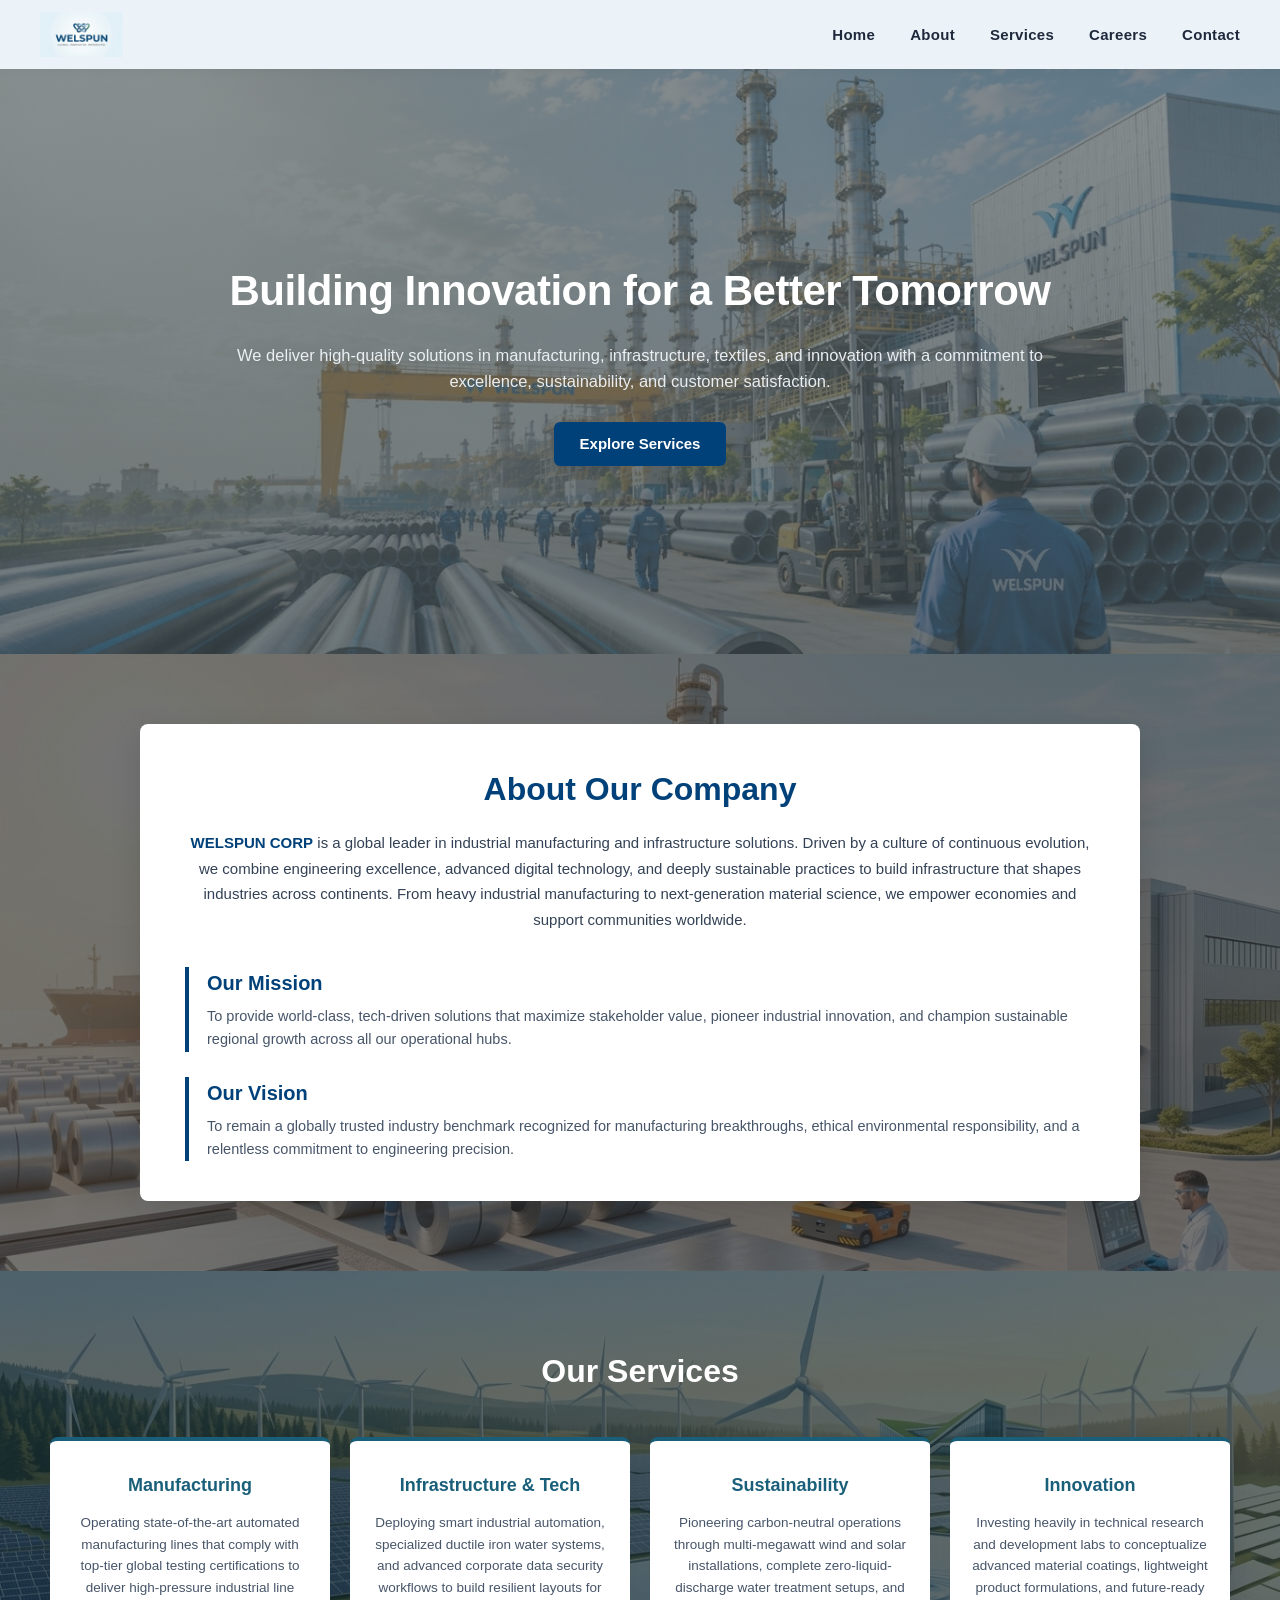
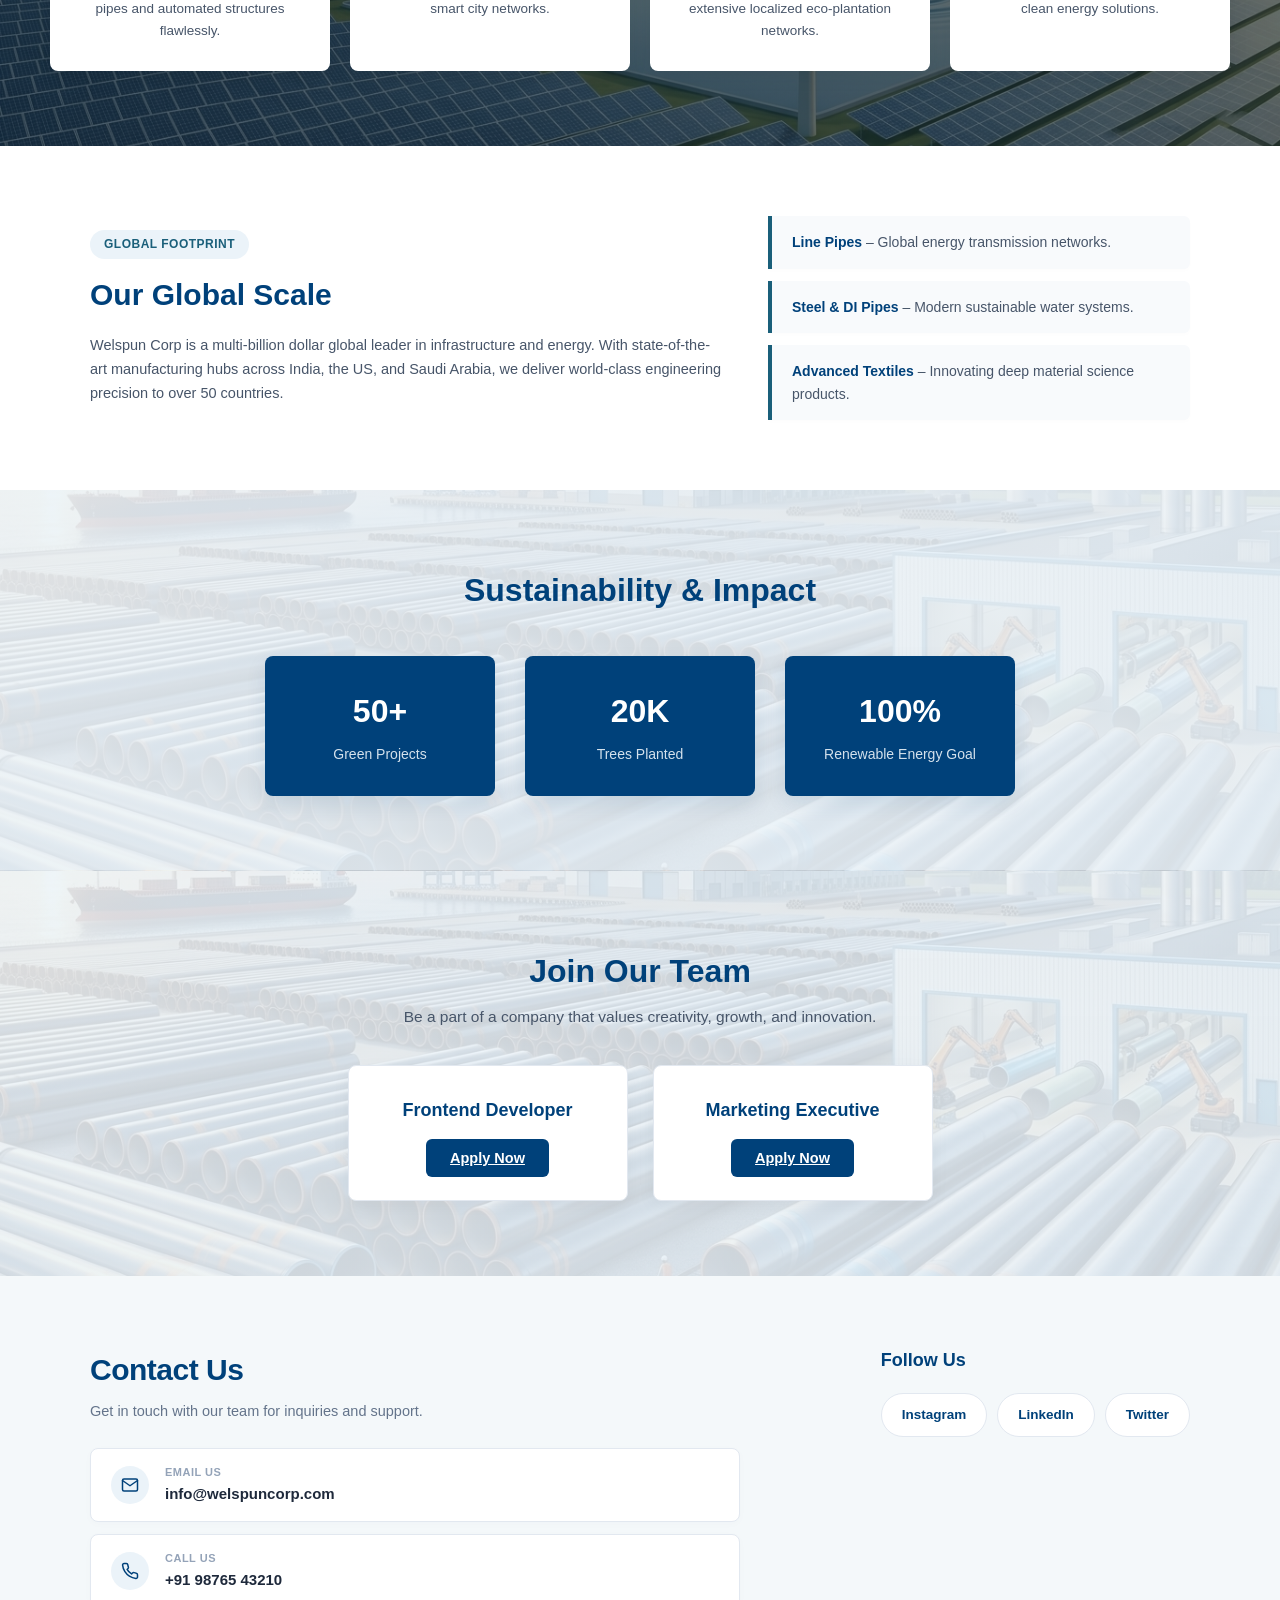
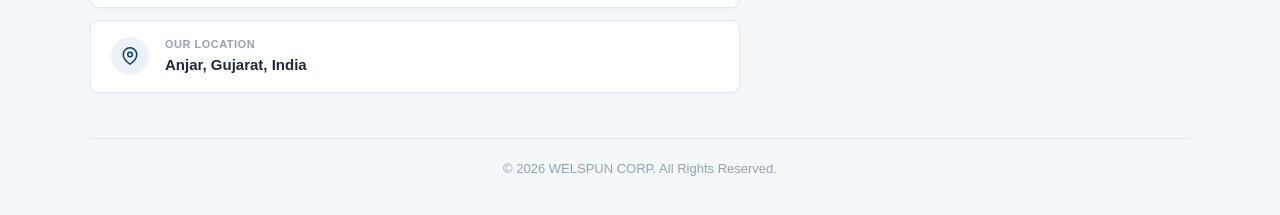
<file: index.html>
<!DOCTYPE html>
<html lang="en">
<head>
    <meta charset="UTF-8">
    <meta name="viewport" content="width=device-width, initial-scale=1.0">
    <title>Welspun Corp Project</title>
    <link rel="stylesheet" href="style.css">
</head>
<body>

    <nav class="navbar">
        <div class="logo">
            <img src="photo_ai.png" alt="Welspun Logo" class="logo-img">
        </div>
        
        <input type="checkbox" id="menu-checkbox" class="menu-checkbox">

        <label for="menu-checkbox" class="menu-toggle">
            ☰
        </label>

        <ul class="nav-links">
            <li><a href="#home">Home</a></li>
            <li><a href="#about">About</a></li>
            <li><a href="#services">Services</a></li>
            <li><a href="#careers">Careers</a></li>
            <li><a href="#contact">Contact</a></li>
        </ul>
    </nav>


    <section id="home" class="hero">
        <div class="hero-content">
            <h1>Building Innovation for a Better Tomorrow</h1>
            <p>We deliver high-quality solutions in manufacturing, infrastructure, textiles, and innovation with a commitment to excellence, sustainability, and customer satisfaction.</p>
            <a href="#about" class="btn">Explore Services</a>
        </div>
    </section>


    <section id="about" class="about">
        <div class="about-container">
            <div class="about-content">
                <h2>About Our Company</h2>
                <p>
                    <span class="company-name">WELSPUN CORP</span> is a global leader in industrial manufacturing and infrastructure solutions. Driven by a culture of continuous evolution, we combine engineering excellence, advanced digital technology, and deeply sustainable practices to build infrastructure that shapes industries across continents. From heavy industrial manufacturing to next-generation material science, we empower economies and support communities worldwide.
                </p>

                <div class="about-points">
                    <div class="point">
                        <h3>Our Mission</h3>
                        <p>To provide world-class, tech-driven solutions that maximize stakeholder value, pioneer industrial innovation, and champion sustainable regional growth across all our operational hubs.</p>
                    </div>
                    <div class="point">
                        <h3>Our Vision</h3>
                        <p>To remain a globally trusted industry benchmark recognized for manufacturing breakthroughs, ethical environmental responsibility, and a relentless commitment to engineering precision.</p>
                    </div>
                </div>
            </div>
        </div>
    </section>


    <section id="services" class="services">
        <h2>Our Services</h2>
        <div class="service-container">
            <div class="service-card">
                <h3>Manufacturing</h3>
                <p>Operating state-of-the-art automated manufacturing lines that comply with top-tier global testing certifications to deliver high-pressure industrial line pipes and automated structures flawlessly.</p>
            </div>
            <div class="service-card">
                <h3>Infrastructure &amp; Tech</h3>
                <p>Deploying smart industrial automation, specialized ductile iron water systems, and advanced corporate data security workflows to build resilient layouts for smart city networks.</p>
            </div>
            <div class="service-card">
                <h3>Sustainability</h3>
                <p>Pioneering carbon-neutral operations through multi-megawatt wind and solar installations, complete zero-liquid-discharge water treatment setups, and extensive localized eco-plantation networks.</p>
            </div>
            <div class="service-card">
                <h3>Innovation</h3>
                <p>Investing heavily in technical research and development labs to conceptualize advanced material coatings, lightweight product formulations, and future-ready clean energy solutions.</p>
            </div>
        </div>
    </section>


    <section class="heritage-section">
        <div class="heritage-container">
            <div class="heritage-text">
                <span class="section-tag">Global Footprint</span>
                <h2>Our Global Scale</h2>
                <p>Welspun Corp is a multi-billion dollar global leader in infrastructure and energy. With state-of-the-art manufacturing hubs across India, the US, and Saudi Arabia, we deliver world-class engineering precision to over 50 countries.</p>
            </div>
            <div class="verticals-mini-grid">
                <div class="mini-card"><strong>Line Pipes</strong> – Global energy transmission networks.</div>
                <div class="mini-card"><strong>Steel &amp; DI Pipes</strong> – Modern sustainable water systems.</div>
                <div class="mini-card"><strong>Advanced Textiles</strong> – Innovating deep material science products.</div>
            </div>
        </div>
    </section>


    <section class="sustainability">
        <h2>Sustainability &amp; Impact</h2>
        <div class="stats-container">
            <div class="stat-box">
                <h3>50+</h3>
                <p>Green Projects</p>
            </div>
            <div class="stat-box">
                <h3>20K</h3>
                <p>Trees Planted</p>
            </div>
            <div class="stat-box">
                <h3>100%</h3>
                <p>Renewable Energy Goal</p>
            </div>
        </div>
    </section>


    <section class="careers" id="careers">
        <h2>Join Our Team</h2>
        <p>Be a part of a company that values creativity, growth, and innovation.</p>

        <div class="job-list">
            <div class="job-card">
                <h3>Frontend Developer</h3>
                <a href="apply-frontend.html" class="apply-btn">Apply Now</a>
            </div>
            <div class="job-card">
                <h3>Marketing Executive</h3>
                <a href="apply-marketing.html" class="apply-btn">Apply Now</a>
            </div>
        </div>
    </section>


    <footer id="contact" class="contact-section">
        <div class="footer-container">
            
            <div class="footer-info">
                <h2>Contact Us</h2>
                <p class="contact-subtitle">Get in touch with our team for inquiries and support.</p>
                
                <div class="contact-cards-grid">
                    <div class="contact-card-item">
                        <div class="icon-wrapper">
                            <svg viewBox="0 0 24 24" fill="none" stroke="currentColor" stroke-width="2" stroke-linecap="round" stroke-linejoin="round">
                                <path d="M4 4h16c1.1 0 2 .9 2 2v12c0 1.1-.9 2-2 2H4c-1.1 0-2-.9-2-2V6c0-1.1.9-2 2-2z"></path>
                                <polyline points="22,6 12,13 2,6"></polyline>
                            </svg>
                        </div>
                        <div class="card-text-content">
                            <span class="card-label">Email Us</span>
                            <a href="mailto:info@welspuncorp.com" class="card-link">info@welspuncorp.com</a>
                        </div>
                    </div>
                    
                    <div class="contact-card-item">
                        <div class="icon-wrapper">
                            <svg viewBox="0 0 24 24" fill="none" stroke="currentColor" stroke-width="2" stroke-linecap="round" stroke-linejoin="round">
                                <path d="M22 16.92v3a2 2 0 0 1-2.18 2 19.79 19.79 0 0 1-8.63-3.07 19.5 19.5 0 0 1-6-6 19.79 19.79 0 0 1-3.07-8.67A2 2 0 0 1 4.11 2h3a2 2 0 0 1 2 1.72 12.84 12.84 0 0 0 .7 2.81 2 2 0 0 1-.45 2.11L8.09 9.91a16 16 0 0 0 6 6l1.27-1.27a2 2 0 0 1 2.11-.45 12.84 12.84 0 0 0 2.81.7A2 2 0 0 1 22 16.92z"></path>
                            </svg>
                        </div>
                        <div class="card-text-content">
                            <span class="card-label">Call Us</span>
                            <a href="tel:+919876543210" class="card-link">+91 98765 43210</a>
                        </div>
                    </div>
                    
                    <div class="contact-card-item">
                        <div class="icon-wrapper">
                            <svg viewBox="0 0 24 24" fill="none" stroke="currentColor" stroke-width="2" stroke-linecap="round" stroke-linejoin="round">
                                <path d="M21 10c0 7-9 13-9 13s-9-6-9-13a9 9 0 0 1 18 0z"></path>
                                <circle cx="12" cy="10" r="3"></circle>
                            </svg>
                        </div>
                        <div class="card-text-content">
                            <span class="card-label">Our Location</span>
                            <span class="card-value">Anjar, Gujarat, India</span>
                        </div>
                    </div>
                </div>
            </div>

            <div class="footer-links">
                <h3>Follow Us</h3>
                <div class="social-grid">
                    <a href="#" class="social-btn">Instagram</a>
                    <a href="#" class="social-btn">LinkedIn</a>
                    <a href="#" class="social-btn">Twitter</a>
                </div>
            </div>

        </div>

        <div class="footer-bottom">
            <p>&copy; 2026 WELSPUN CORP. All Rights Reserved.</p>
        </div>
    </footer>

</body>
</html>
</file>
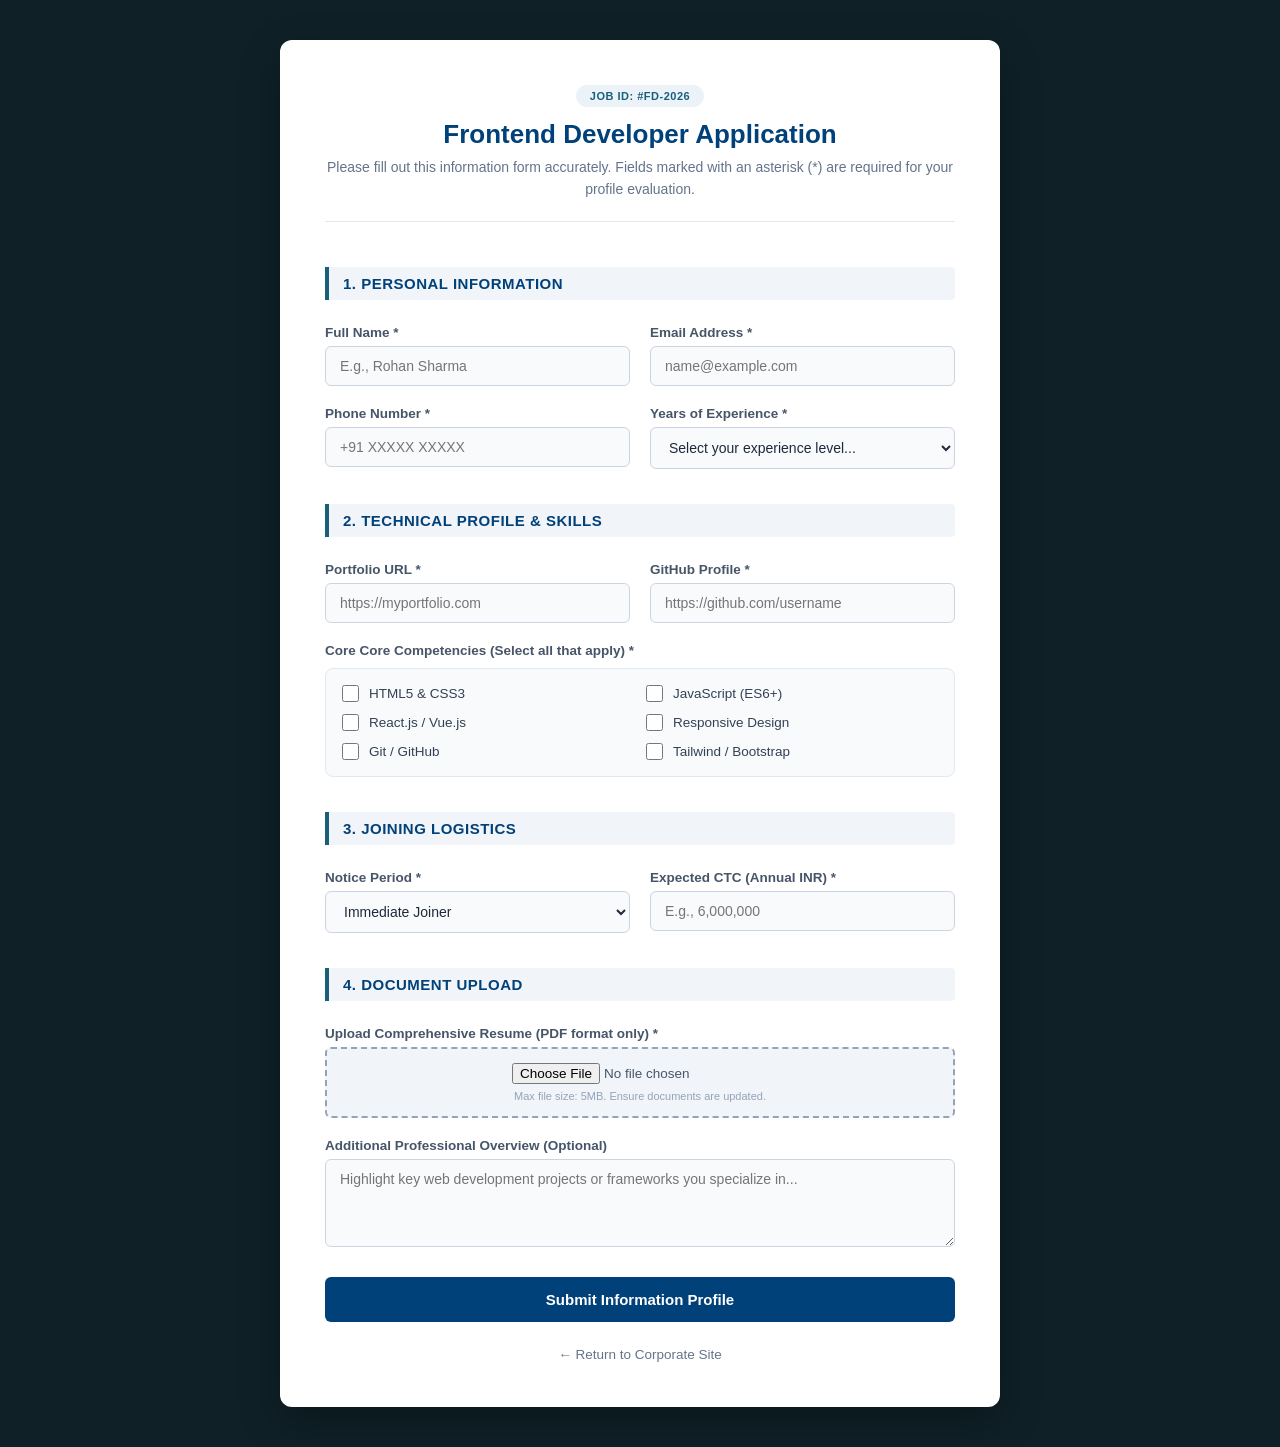
<file: apply-frontend.html>
<!DOCTYPE html>
<html lang="en">
<head>
    <meta charset="UTF-8">
    <meta name="viewport" content="width=device-width, initial-scale=1.0">
    <title>Apply - Frontend Developer Role</title>
    <link rel="stylesheet" href="apply-style.css">
</head>
<body>

    <div class="application-wrapper">
        <div class="application-card">
            
            <div class="form-header">
                <span class="role-badge">Job ID: #FD-2026</span>
                <h2>Frontend Developer Application</h2>
                <p>Please fill out this information form accurately. Fields marked with an asterisk (*) are required for your profile evaluation.</p>
            </div>

            <form action="dbconnect.php" method="POST" enctype="multipart/form-data" class="app-form">
                
                <input type="hidden" name="position" value="Frontend Developer">

                <div class="form-section-title">1. Personal Information</div>
                
                <div class="form-grid">
                    <div class="input-group">
                        <label for="fullname">Full Name *</label>
                        <input type="text" name="fullname" id="fullname" required placeholder="E.g., Rohan Sharma">
                    </div>
                    
                    <div class="input-group">
                        <label for="email">Email Address *</label>
                        <input type="email" name="email" id="email" required placeholder="name@example.com">
                    </div>
                </div>

                <div class="form-grid">
                    <div class="input-group">
                        <label for="phone">Phone Number *</label>
                        <input type="tel" name="phone" id="phone" required placeholder="+91 XXXXX XXXXX">
                    </div>

                    <div class="input-group">
                        <label for="experience">Years of Experience *</label>
                        <select name="experience" id="experience" required>
                            <option value="" disabled selected>Select your experience level...</option>
                            <option value="Fresher / Entry Level">Fresher / Entry Level</option>
                            <option value="1-2 Years">1 - 2 Years</option>
                            <option value="3-5 Years">3 - 5 Years</option>
                            <option value="5+ Years">5+ Years</option>
                        </select>
                    </div>
                </div>

                <div class="form-section-title">2. Technical Profile &amp; Skills</div>

                <div class="form-grid">
                    <div class="input-group">
                        <label for="portfolio">Portfolio URL *</label>
                        <input type="url" name="portfolio" id="portfolio" required placeholder="https://myportfolio.com">
                    </div>
                    
                    <div class="input-group">
                        <label for="github">GitHub Profile *</label>
                        <input type="url" name="github" id="github" required placeholder="https://github.com/username">
                    </div>
                </div>

                <div class="input-group">
                    <label>Core Core Competencies (Select all that apply) *</label>
                    <div class="skills-checkbox-grid">
                        <label class="checkbox-container">
                            <input type="checkbox" name="skills[]" value="HTML5 &amp; CSS3">
                            <span class="checkbox-label">HTML5 &amp; CSS3</span>
                        </label>
                        <label class="checkbox-container">
                            <input type="checkbox" name="skills[]" value="JavaScript (ES6+)">
                            <span class="checkbox-label">JavaScript (ES6+)</span>
                        </label>
                        <label class="checkbox-container">
                            <input type="checkbox" name="skills[]" value="React.js / Vue.js">
                            <span class="checkbox-label">React.js / Vue.js</span>
                        </label>
                        <label class="checkbox-container">
                            <input type="checkbox" name="skills[]" value="Responsive Design">
                            <span class="checkbox-label">Responsive Design</span>
                        </label>
                        <label class="checkbox-container">
                            <input type="checkbox" name="skills[]" value="Git &amp; Version Control">
                            <span class="checkbox-label">Git / GitHub</span>
                        </label>
                        <label class="checkbox-container">
                            <input type="checkbox" name="skills[]" value="Tailwind CSS / Bootstrap">
                            <span class="checkbox-label">Tailwind / Bootstrap</span>
                        </label>
                    </div>
                </div>

                <div class="form-section-title">3. Joining Logistics</div>

                <div class="form-grid">
                    <div class="input-group">
                        <label for="notice_period">Notice Period *</label>
                        <select name="notice_period" id="notice_period" required>
                            <option value="Immediate Joiner">Immediate Joiner</option>
                            <option value="15 Days">15 Days</option>
                            <option value="30 Days">30 Days</option>
                            <option value="60+ Days">60+ Days</option>
                        </select>
                    </div>
                    
                    <div class="input-group">
                        <label for="expected_ctc">Expected CTC (Annual INR) *</label>
                        <input type="text" name="expected_ctc" id="expected_ctc" required placeholder="E.g., 6,000,000">
                    </div>
                </div>

                <div class="form-section-title">4. Document Upload</div>

                <div class="input-group">
                    <label for="resume">Upload Comprehensive Resume (PDF format only) *</label>
                    <div class="file-upload-zone">
                        <input type="file" name="resume" id="resume" accept=".pdf" required>
                        <p class="file-hint">Max file size: 5MB. Ensure documents are updated.</p>
                    </div>
                </div>

                <div class="input-group">
                    <label for="cover_letter">Additional Professional Overview (Optional)</label>
                    <textarea name="cover_letter" id="cover_letter" rows="4" placeholder="Highlight key web development projects or frameworks you specialize in..."></textarea>
                </div>

                <button type="submit" name="submit_app" class="submit-btn">Submit Information Profile</button>
                <a href="index.html" class="home-link">← Return to Corporate Site</a>
            </form>

        </div>
    </div>

</body>
</html>
</file>
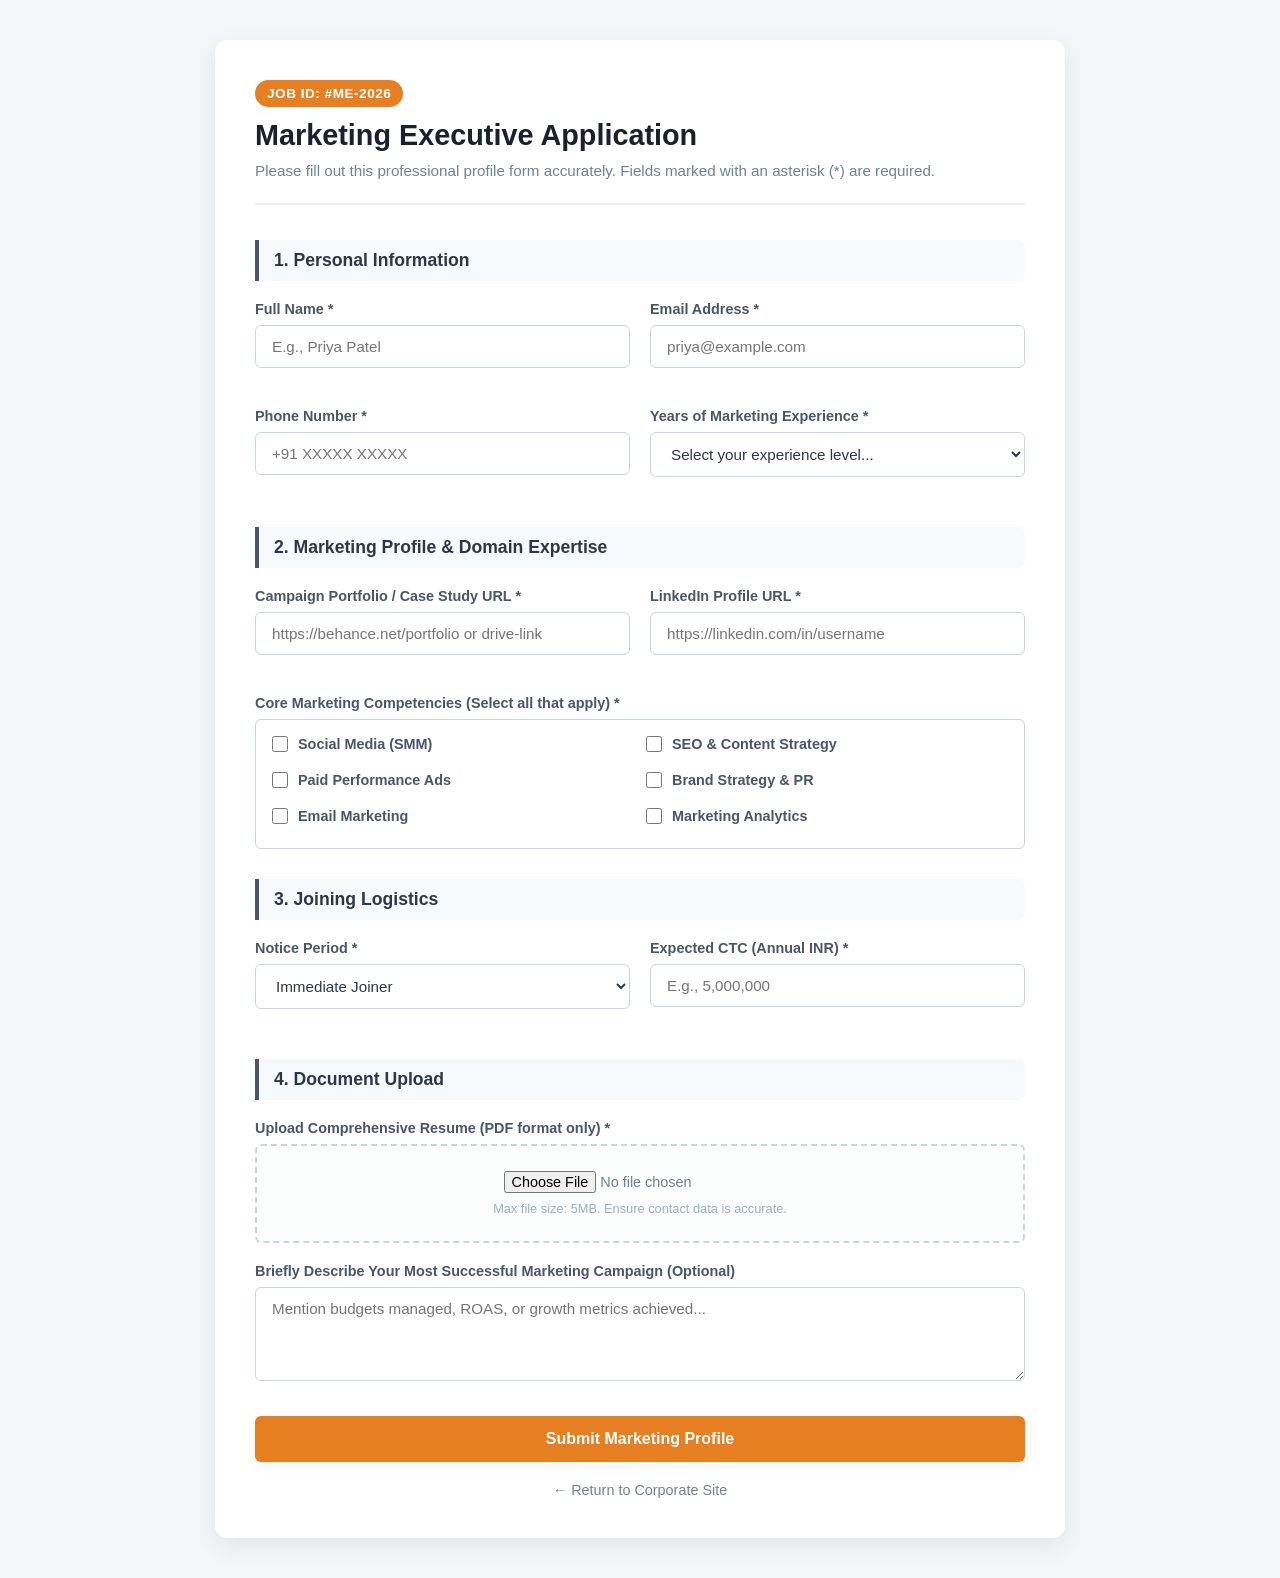
<file: apply-marketing.html>
<!DOCTYPE html>
<html lang="en">
<head>
    <meta charset="UTF-8">
    <meta name="viewport" content="width=device-width, initial-scale=1.0">
    <title>Apply - Marketing Executive Role</title>
    <link rel="stylesheet" href="apply-style1.css">
</head>
<body>

    <div class="application-wrapper">
        <div class="application-card">
            
            <div class="form-header">
                <span class="role-badge" style="background: #e67e22;">Job ID: #ME-2026</span>
                <h2>Marketing Executive Application</h2>
                <p>Please fill out this professional profile form accurately. Fields marked with an asterisk (*) are required.</p>
            </div>

            <form action="dbmarketing.php" method="POST" enctype="multipart/form-data" class="app-form">
                
                <input type="hidden" name="position" value="Marketing Executive">

                <div class="form-section-title">1. Personal Information</div>
                
                <div class="form-grid">
                    <div class="input-group">
                        <label for="fullname">Full Name *</label>
                        <input type="text" name="fullname" id="fullname" required placeholder="E.g., Priya Patel">
                    </div>
                    
                    <div class="input-group">
                        <label for="email">Email Address *</label>
                        <input type="email" name="email" id="email" required placeholder="priya@example.com">
                    </div>
                </div>

                <div class="form-grid">
                    <div class="input-group">
                        <label for="phone">Phone Number *</label>
                        <input type="tel" name="phone" id="phone" required placeholder="+91 XXXXX XXXXX">
                    </div>

                    <div class="input-group">
                        <label for="experience">Years of Marketing Experience *</label>
                        <select name="experience" id="experience" required>
                            <option value="" disabled selected>Select your experience level...</option>
                            <option value="Fresher / Entry Level">Fresher / Entry Level</option>
                            <option value="1-2 Years">1 - 2 Years</option>
                            <option value="3-5 Years">3 - 5 Years</option>
                            <option value="5+ Years">5+ Years</option>
                        </select>
                    </div>
                </div>

                <div class="form-section-title">2. Marketing Profile & Domain Expertise</div>

                <div class="form-grid">
                    <div class="input-group">
                        <label for="portfolio">Campaign Portfolio / Case Study URL *</label>
                        <input type="url" name="portfolio" id="portfolio" required placeholder="https://behance.net/portfolio or drive-link">
                    </div>
                    
                    <div class="input-group">
                        <label for="linkedin">LinkedIn Profile URL *</label>
                        <input type="url" name="linkedin" id="linkedin" required placeholder="https://linkedin.com/in/username">
                    </div>
                </div>

                <div class="input-group">
                    <label>Core Marketing Competencies (Select all that apply) *</label>
                    <div class="skills-checkbox-grid">
                        <label class="checkbox-container">
                            <input type="checkbox" name="skills[]" value="Social Media Marketing (SMM)">
                            <span class="checkbox-label">Social Media (SMM)</span>
                        </label>
                        <label class="checkbox-container">
                            <input type="checkbox" name="skills[]" value="Search Engine Optimization (SEO)">
                            <span class="checkbox-label">SEO & Content Strategy</span>
                        </label>
                        <label class="checkbox-container">
                            <input type="checkbox" name="skills[]" value="Performance Ads (Meta/Google)">
                            <span class="checkbox-label">Paid Performance Ads</span>
                        </label>
                        <label class="checkbox-container">
                            <input type="checkbox" name="skills[]" value="Brand Strategy & PR">
                            <span class="checkbox-label">Brand Strategy & PR</span>
                        </label>
                        <label class="checkbox-container">
                            <input type="checkbox" name="skills[]" value="Email Marketing & Automation">
                            <span class="checkbox-label">Email Marketing</span>
                        </label>
                        <label class="checkbox-container">
                            <input type="checkbox" name="skills[]" value="Market R&D / Data Analytics">
                            <span class="checkbox-label">Marketing Analytics</span>
                        </label>
                    </div>
                </div>

                <div class="form-section-title">3. Joining Logistics</div>

                <div class="form-grid">
                    <div class="input-group">
                        <label for="notice_period">Notice Period *</label>
                        <select name="notice_period" id="notice_period" required>
                            <option value="Immediate Joiner">Immediate Joiner</option>
                            <option value="15 Days">15 Days</option>
                            <option value="30 Days">30 Days</option>
                            <option value="60+ Days">60+ Days</option>
                        </select>
                    </div>
                    
                    <div class="input-group">
                        <label for="expected_ctc">Expected CTC (Annual INR) *</label>
                        <input type="text" name="expected_ctc" id="expected_ctc" required placeholder="E.g., 5,000,000">
                    </div>
                </div>

                <div class="form-section-title">4. Document Upload</div>

                <div class="input-group">
                    <label for="resume">Upload Comprehensive Resume (PDF format only) *</label>
                    <div class="file-upload-zone">
                        <input type="file" name="resume" id="resume" accept=".pdf" required>
                        <p class="file-hint">Max file size: 5MB. Ensure contact data is accurate.</p>
                    </div>
                </div>

                <div class="input-group">
                    <label for="cover_letter">Briefly Describe Your Most Successful Marketing Campaign (Optional)</label>
                    <textarea name="cover_letter" id="cover_letter" rows="4" placeholder="Mention budgets managed, ROAS, or growth metrics achieved..."></textarea>
                </div>

                <button type="submit" name="submit_app" class="submit-btn" style="background: #e67e22;">Submit Marketing Profile</button>
                <a href="index.html" class="home-link">← Return to Corporate Site</a>
            </form>

        </div>
    </div>

</body>
</html>
</file>
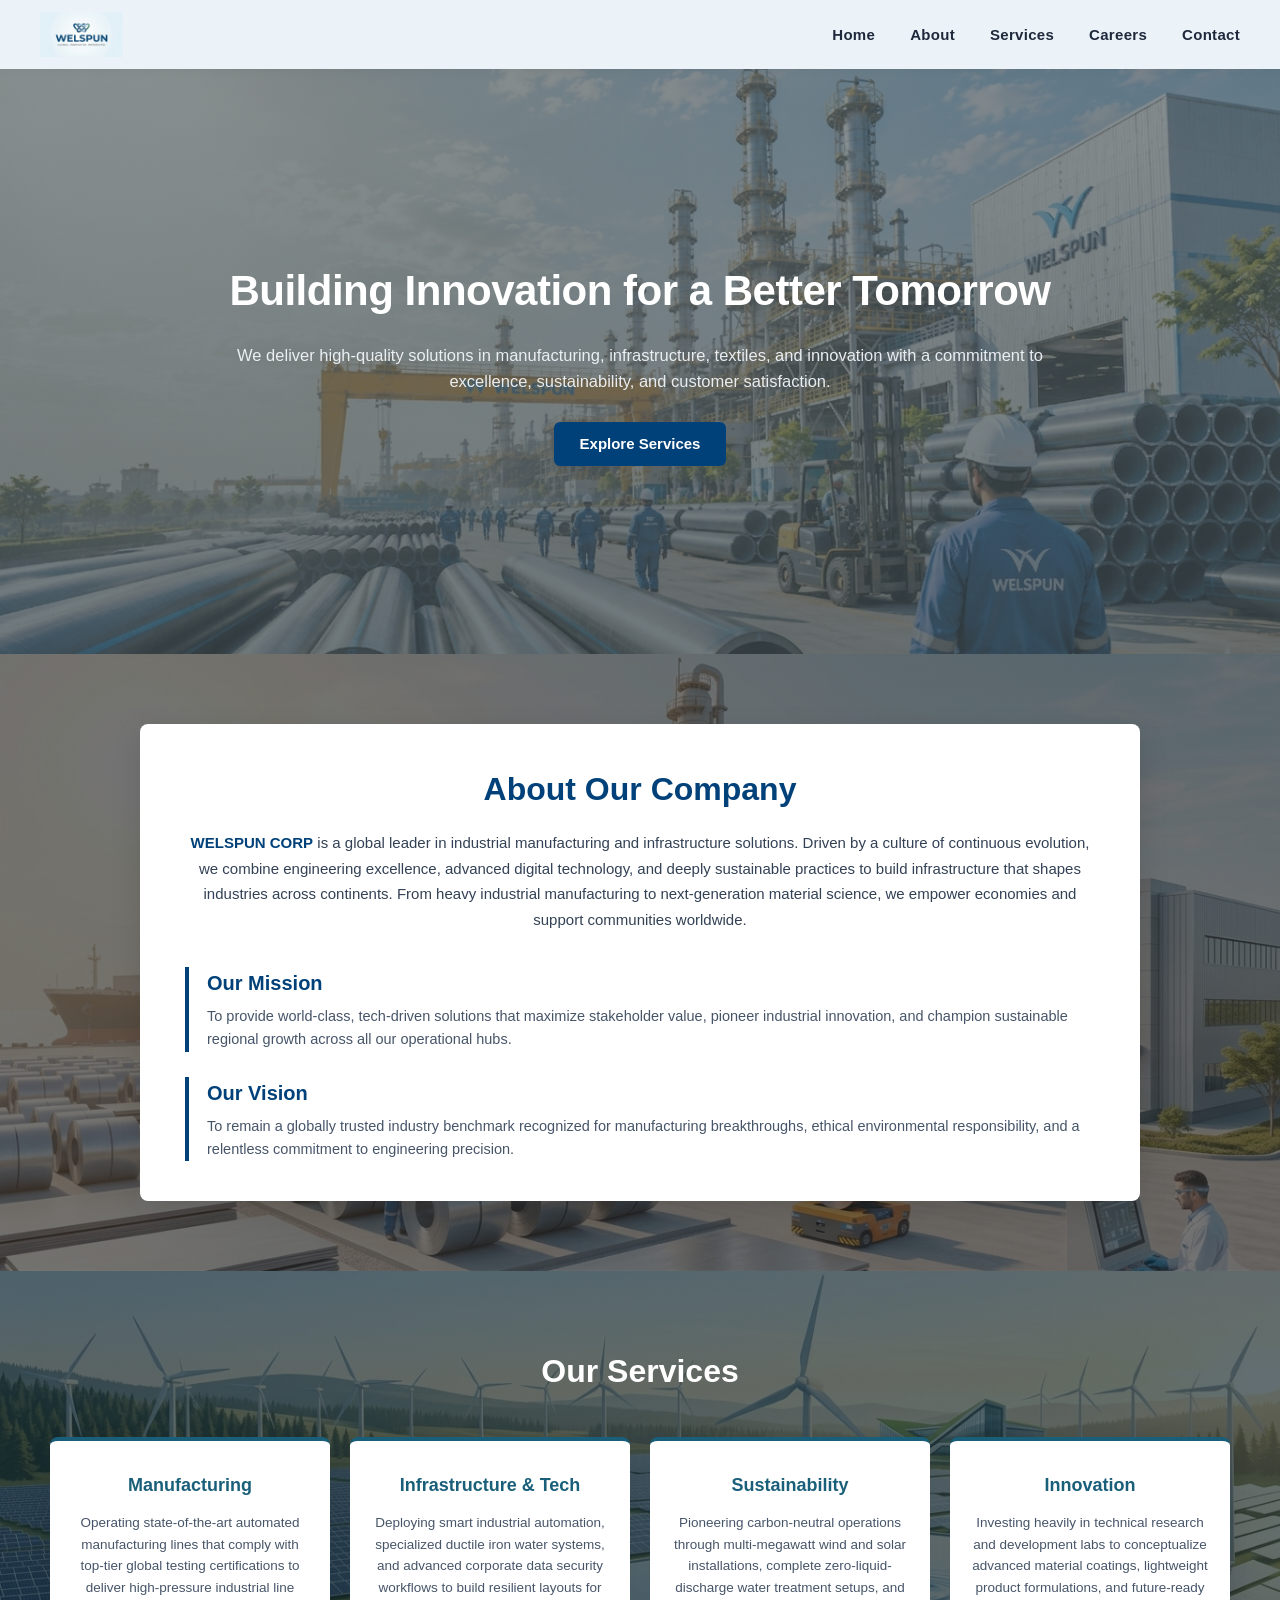
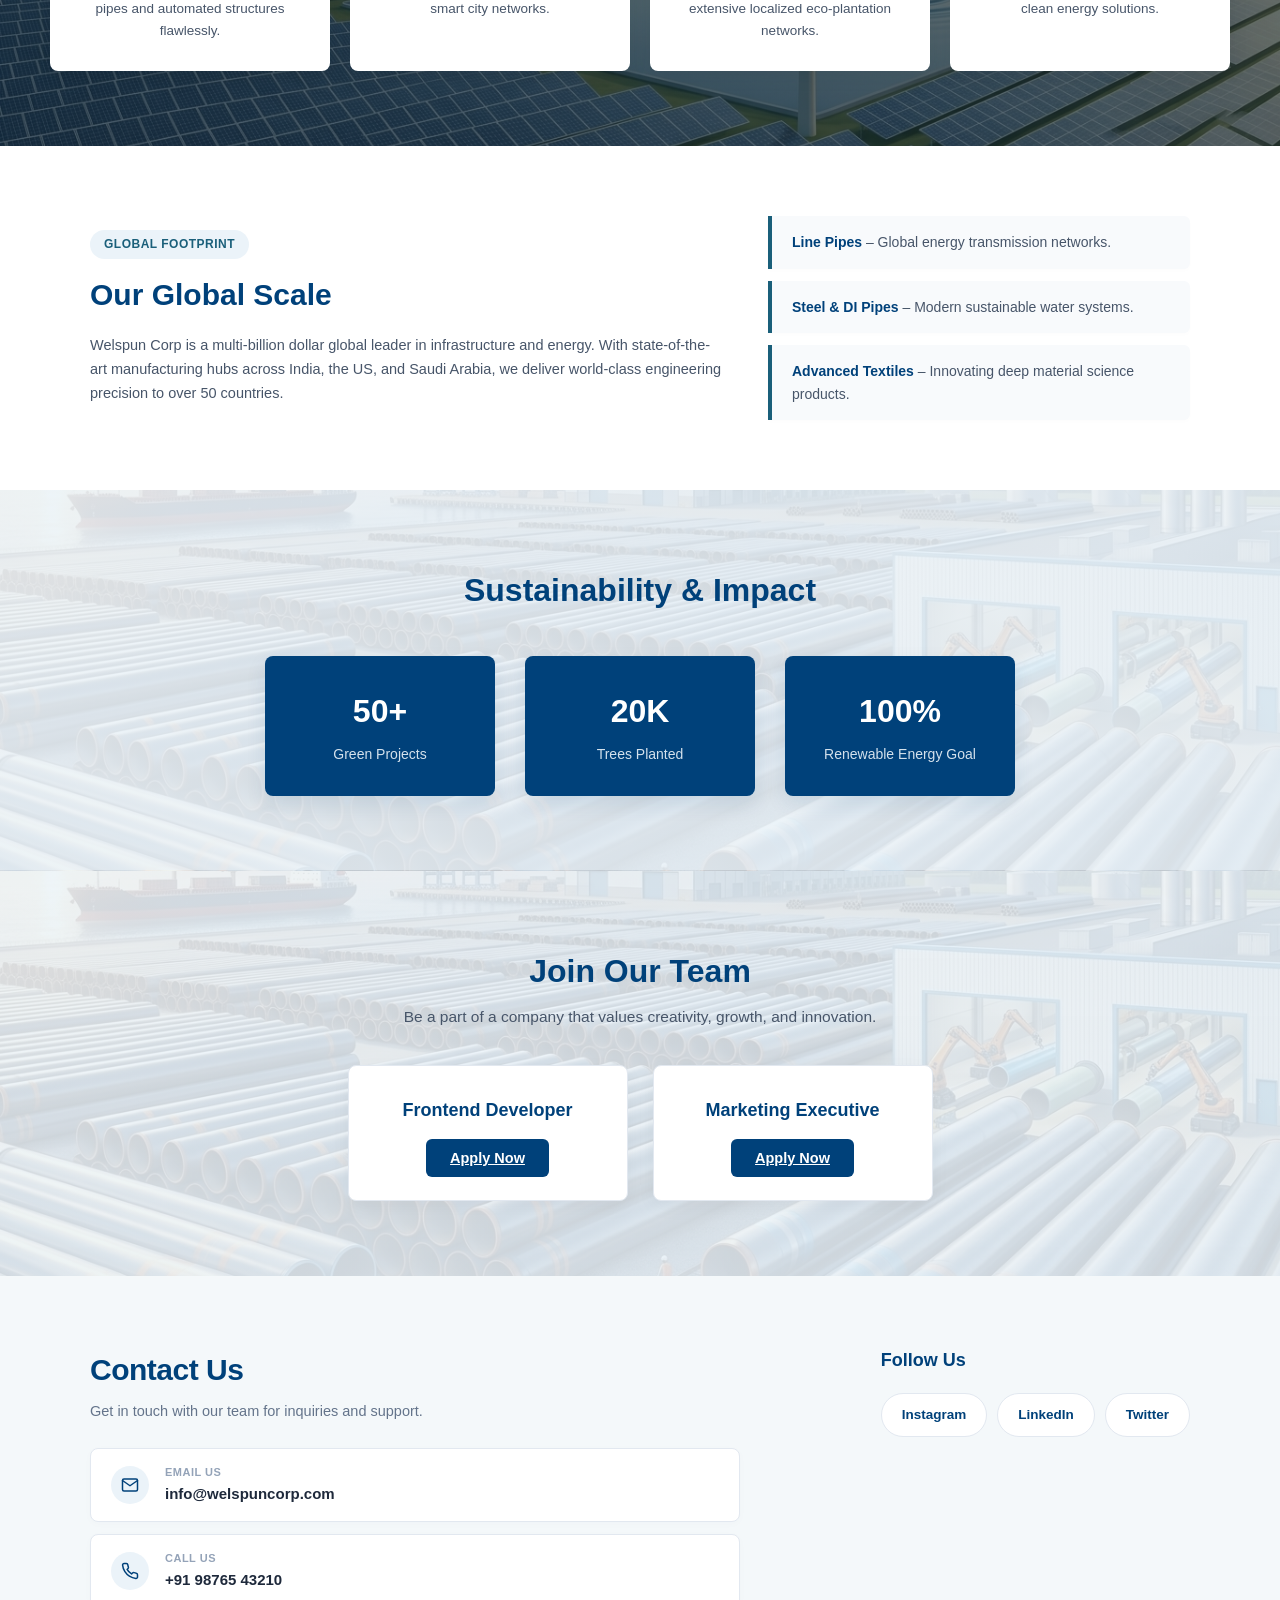
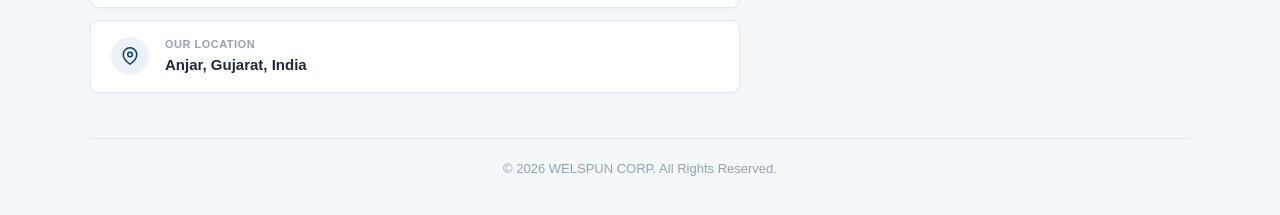
<file: webpage.html>
<!DOCTYPE html>
<html lang="en">
<head>
    <meta charset="UTF-8">
    <meta name="viewport" content="width=device-width, initial-scale=1.0">
    <title>Welspun Corp Project</title>
    <link rel="stylesheet" href="style.css">
</head>
<body>

    <nav class="navbar">
        <div class="logo">
            <img src="photo_ai.png" alt="Welspun Logo" class="logo-img">
        </div>
        <ul class="nav-links">
            <li><a href="#home">Home</a></li>
            <li><a href="#about">About</a></li>
            <li><a href="#services">Services</a></li>
            <li><a href="#careers">Careers</a></li>
            <li><a href="#contact">Contact</a></li>
        </ul>
    </nav>


    <section id="home" class="hero">
        <div class="hero-content">
            <h1>Building Innovation for a Better Tomorrow</h1>
            <p>We deliver high-quality solutions in manufacturing, infrastructure, textiles, and innovation with a commitment to excellence, sustainability, and customer satisfaction.</p>
            <a href="#about" class="btn">Explore Services</a>
        </div>
    </section>


    <section id="about" class="about">
        <div class="about-container">
            <div class="about-content">
                <h2>About Our Company</h2>
                <p>
                    <span class="company-name">WELSPUN CORP</span> is a global leader in industrial manufacturing and infrastructure solutions. Driven by a culture of continuous evolution, we combine engineering excellence, advanced digital technology, and deeply sustainable practices to build infrastructure that shapes industries across continents. From heavy industrial manufacturing to next-generation material science, we empower economies and support communities worldwide.
                </p>

                <div class="about-points">
                    <div class="point">
                        <h3>Our Mission</h3>
                        <p>To provide world-class, tech-driven solutions that maximize stakeholder value, pioneer industrial innovation, and champion sustainable regional growth across all our operational hubs.</p>
                    </div>
                    <div class="point">
                        <h3>Our Vision</h3>
                        <p>To remain a globally trusted industry benchmark recognized for manufacturing breakthroughs, ethical environmental responsibility, and a relentless commitment to engineering precision.</p>
                    </div>
                </div>
            </div>
        </div>
    </section>


    <section id="services" class="services">
        <h2>Our Services</h2>
        <div class="service-container">
            <div class="service-card">
                <h3>Manufacturing</h3>
                <p>Operating state-of-the-art automated manufacturing lines that comply with top-tier global testing certifications to deliver high-pressure industrial line pipes and automated structures flawlessly.</p>
            </div>
            <div class="service-card">
                <h3>Infrastructure &amp; Tech</h3>
                <p>Deploying smart industrial automation, specialized ductile iron water systems, and advanced corporate data security workflows to build resilient layouts for smart city networks.</p>
            </div>
            <div class="service-card">
                <h3>Sustainability</h3>
                <p>Pioneering carbon-neutral operations through multi-megawatt wind and solar installations, complete zero-liquid-discharge water treatment setups, and extensive localized eco-plantation networks.</p>
            </div>
            <div class="service-card">
                <h3>Innovation</h3>
                <p>Investing heavily in technical research and development labs to conceptualize advanced material coatings, lightweight product formulations, and future-ready clean energy solutions.</p>
            </div>
        </div>
    </section>


    <section class="heritage-section">
        <div class="heritage-container">
            <div class="heritage-text">
                <span class="section-tag">Global Footprint</span>
                <h2>Our Global Scale</h2>
                <p>Welspun Corp is a multi-billion dollar global leader in infrastructure and energy. With state-of-the-art manufacturing hubs across India, the US, and Saudi Arabia, we deliver world-class engineering precision to over 50 countries.</p>
            </div>
            <div class="verticals-mini-grid">
                <div class="mini-card"><strong>Line Pipes</strong> – Global energy transmission networks.</div>
                <div class="mini-card"><strong>Steel &amp; DI Pipes</strong> – Modern sustainable water systems.</div>
                <div class="mini-card"><strong>Advanced Textiles</strong> – Innovating deep material science products.</div>
            </div>
        </div>
    </section>


    <section class="sustainability">
        <h2>Sustainability &amp; Impact</h2>
        <div class="stats-container">
            <div class="stat-box">
                <h3>50+</h3>
                <p>Green Projects</p>
            </div>
            <div class="stat-box">
                <h3>20K</h3>
                <p>Trees Planted</p>
            </div>
            <div class="stat-box">
                <h3>100%</h3>
                <p>Renewable Energy Goal</p>
            </div>
        </div>
    </section>


    <section class="careers" id="careers">
        <h2>Join Our Team</h2>
        <p>Be a part of a company that values creativity, growth, and innovation.</p>

        <div class="job-list">
            <div class="job-card">
                <h3>Frontend Developer</h3>
                <a href="apply-frontend.html" class="apply-btn">Apply Now</a>
            </div>
            <div class="job-card">
                <h3>Marketing Executive</h3>
                <a href="apply-marketing.html" class="apply-btn">Apply Now</a>
            </div>
        </div>
    </section>


    <footer id="contact" class="contact-section">
        <div class="footer-container">
            
            <div class="footer-info">
                <h2>Contact Us</h2>
                <p class="contact-subtitle">Get in touch with our team for inquiries and support.</p>
                
                <div class="contact-cards-grid">
                    <div class="contact-card-item">
                        <div class="icon-wrapper">
                            <svg viewBox="0 0 24 24" fill="none" stroke="currentColor" stroke-width="2" stroke-linecap="round" stroke-linejoin="round">
                                <path d="M4 4h16c1.1 0 2 .9 2 2v12c0 1.1-.9 2-2 2H4c-1.1 0-2-.9-2-2V6c0-1.1.9-2 2-2z"></path>
                                <polyline points="22,6 12,13 2,6"></polyline>
                            </svg>
                        </div>
                        <div class="card-text-content">
                            <span class="card-label">Email Us</span>
                            <a href="mailto:info@welspuncorp.com" class="card-link">info@welspuncorp.com</a>
                        </div>
                    </div>
                    
                    <div class="contact-card-item">
                        <div class="icon-wrapper">
                            <svg viewBox="0 0 24 24" fill="none" stroke="currentColor" stroke-width="2" stroke-linecap="round" stroke-linejoin="round">
                                <path d="M22 16.92v3a2 2 0 0 1-2.18 2 19.79 19.79 0 0 1-8.63-3.07 19.5 19.5 0 0 1-6-6 19.79 19.79 0 0 1-3.07-8.67A2 2 0 0 1 4.11 2h3a2 2 0 0 1 2 1.72 12.84 12.84 0 0 0 .7 2.81 2 2 0 0 1-.45 2.11L8.09 9.91a16 16 0 0 0 6 6l1.27-1.27a2 2 0 0 1 2.11-.45 12.84 12.84 0 0 0 2.81.7A2 2 0 0 1 22 16.92z"></path>
                            </svg>
                        </div>
                        <div class="card-text-content">
                            <span class="card-label">Call Us</span>
                            <a href="tel:+919876543210" class="card-link">+91 98765 43210</a>
                        </div>
                    </div>
                    
                    <div class="contact-card-item">
                        <div class="icon-wrapper">
                            <svg viewBox="0 0 24 24" fill="none" stroke="currentColor" stroke-width="2" stroke-linecap="round" stroke-linejoin="round">
                                <path d="M21 10c0 7-9 13-9 13s-9-6-9-13a9 9 0 0 1 18 0z"></path>
                                <circle cx="12" cy="10" r="3"></circle>
                            </svg>
                        </div>
                        <div class="card-text-content">
                            <span class="card-label">Our Location</span>
                            <span class="card-value">Anjar, Gujarat, India</span>
                        </div>
                    </div>
                </div>
            </div>

            <div class="footer-links">
                <h3>Follow Us</h3>
                <div class="social-grid">
                    <a href="#" class="social-btn">Instagram</a>
                    <a href="#" class="social-btn">LinkedIn</a>
                    <a href="#" class="social-btn">Twitter</a>
                </div>
            </div>

        </div>

        <div class="footer-bottom">
            <p>&copy; 2026 WELSPUN CORP. All Rights Reserved.</p>
        </div>
    </footer>

</body>
</html>
</file>
<file: style.css>
/* ===== 1. CSS RESET & GLOBAL STYLES ===== */
* {
    margin: 0;
    padding: 0;
    box-sizing: border-box;
}

html {
    scroll-behavior: smooth;
}

body {
    font-family: 'Poppins', sans-serif;
    color: #ffffff;
    line-height: 1.6;
    background-color: #0f2027;
}

/* ===== 2. NAVIGATION BAR ===== */
.navbar {
    display: flex;
    justify-content: space-between;
    align-items: center;
    padding: 12px 40px;
    background-color: #EBF3F9;
    box-shadow: 0 2px 10px rgba(0, 0, 0, 0.04);
    position: sticky;
    top: 0;
    z-index: 100;
}

.logo {
    display: flex;
    align-items: center;
}

.logo-img {
    height: 45px;
    width: auto;
    display: block;
}

.nav-links {
    display: flex;
    list-style: none;
    gap: 35px;
}

.nav-links a {
    text-decoration: none;
    color: #1e293b;
    font-size: 15px;
    font-weight: 600;
    letter-spacing: 0.3px;
    transition: color 0.3s ease;
}

.nav-links a:hover {
    color: #00417A;
}

/* ---- Pure CSS Hamburger Menu Settings ---- */
.menu-checkbox {
    display: none;
}

.menu-toggle {
    display: none;
    font-size: 28px;
    color: #1e293b;
    cursor: pointer;
    user-select: none;
}

/* ===== 3. HERO SECTION ===== */
.hero {
    height: 65vh;
    background-image: linear-gradient(rgba(15, 32, 39, 0.5), rgba(15, 32, 39, 0.6)), url("Gemini_Image.png");
    background-size: cover;
    background-position: center;
    display: flex;
    justify-content: center;
    align-items: center;
    text-align: center;
    padding: 20px;
}

.hero-content {
    width: 100%;
    max-width: 850px;
}

.hero-content h1 {
    font-size: 42px;
    margin-bottom: 18px;
    color: #ffffff;
    font-weight: 700;
    letter-spacing: -0.5px;
}

.hero-content p {
    font-size: 16.5px;
    margin-bottom: 28px;
    color: #f1f5f9;
    opacity: 0.95;
}

.btn {
    background: #00417A;
    color: #ffffff;
    padding: 10px 26px;
    text-decoration: none;
    border-radius: 6px;
    display: inline-block;
    transition: all 0.3s ease;
    font-size: 15px;
    font-weight: 600;
}

.btn:hover {
    background: #002d54;
    transform: translateY(-1px);
}

/* ===== 4. ABOUT SECTION ===== */
.about {
    background-image: linear-gradient(rgba(0, 0, 0, 0.55), rgba(0, 0, 0, 0.55)), url("Generated_Image.png");
    background-size: cover;
    background-position: center;
    background-repeat: no-repeat;
    color: #000000;    
    padding: 70px 30px;
    display: flex;
    justify-content: center;
}

.about-container {
    background-color: #ffffff;
    padding: 40px 45px;
    border-radius: 8px;
    max-width: 1000px;
    width: 100%;
    margin: 0 auto;
    text-align: center;
    box-shadow: 0 10px 30px rgba(0, 0, 0, 0.12);
}

.company-name {
    color: #00417A;
    font-weight: 700;
}

.about h2 {
    font-size: 32px;
    margin-bottom: 15px;
    color: #00417A;
    font-weight: 700;
}

.about p {
    font-size: 15px;
    color: #334155; 
    line-height: 1.7;
}

.about-points {
    margin-top: 35px;
    display: flex;
    flex-direction: column;
    gap: 25px;
}

.point {
    border-left: 4px solid #00417A;
    padding-left: 18px;
    text-align: left;
}

.point h3 {
    color: #00417A;
    margin-bottom: 6px;
    font-size: 20px;
}

.point p {
    color: #475569; 
    line-height: 1.6;
    font-size: 14.5px;
}

/* ====== 5. SERVICES SECTION ====== */
.services {
    background-image: linear-gradient(rgba(15, 32, 39, 0.65), rgba(15, 32, 39, 0.65)), url("Gemini_Gen.png");
    background-size: cover;
    background-position: center;
    padding: 75px 20px;
    text-align: center;
}

.services h2 {
    color: #ffffff;
    font-size: 32px;
    margin-bottom: 40px;
    font-weight: 700;
}

.service-container {
    display: flex;
    justify-content: center;
    align-items: stretch;
    gap: 20px;
    max-width: 1200px; 
    margin: 0 auto;
    width: 100%;
}

.service-card {
    background-color: #FFFFFF;
    border-radius: 8px; 
    padding: 30px 20px;
    flex: 1 1 220px;
    max-width: 280px;
    box-shadow: 0 4px 20px rgba(0, 0, 0, 0.08);
    transition: all 0.3s ease-in-out;
    border-top: 4px solid #1A5F7A;
    display: flex;
    flex-direction: column;
}

.service-card h3 {
    color: #1A5F7A;
    font-size: 18px;
    margin-bottom: 12px;
    font-weight: 700;
}

.service-card p {
    color: #475569;
    font-size: 13.5px;
    line-height: 1.6;
}

.service-card:hover {
    transform: translateY(-6px);
    box-shadow: 0 15px 30px rgba(26, 95, 122, 0.15);
}

/* ===== 6. HERITAGE GLOBAL OVERVIEW ===== */
.heritage-section {
    background-color: #ffffff;
    color: #333333;
    padding: 70px 30px;
}

.heritage-container {
    display: flex;
    max-width: 1100px;
    margin: 0 auto;
    gap: 45px;
    align-items: center;
}

.heritage-text {
    flex: 1.2;
}

.section-tag {
    display: inline-block;
    color: #1A5F7A;
    background-color: #EBF3F9;
    padding: 5px 14px;
    font-size: 12px;
    font-weight: 700;
    text-transform: uppercase;
    letter-spacing: 0.5px;
    border-radius: 20px;
    margin-bottom: 12px;
}

.heritage-text h2 {
    font-size: 30px;
    color: #00417A;
    margin-bottom: 15px;
    font-weight: 700;
}

.heritage-text p {
    font-size: 14.5px;
    line-height: 1.65;
    color: #475569;
}

.verticals-mini-grid {
    flex: 0.8;
    display: flex;
    flex-direction: column;
    gap: 12px;
}

.mini-card {
    background-color: #F8FAFC;
    padding: 15px 20px;
    border-left: 4px solid #1A5F7A;
    font-size: 14px;
    color: #475569;
    border-radius: 0 6px 6px 0;
    box-shadow: 0 2px 4px rgba(0,0,0,0.01);
}

.mini-card strong {
    color: #00417A;
}

/* ===== 7. SUSTAINABILITY SECTION ===== */
.sustainability {
    background-image: linear-gradient(rgba(235, 243, 249, 0.88), rgba(235, 243, 249, 0.92)), url("image_gemini.png");
    background-size: cover;
    background-position: center;
    padding: 75px 20px;
    text-align: center;
}

.sustainability h2 {
    color: #00417A;
    font-size: 32px;
    margin-bottom: 40px;
    font-weight: 700;
}

.stats-container {
    display: flex;
    justify-content: center; 
    align-items: center;     
    gap: 30px;
    flex-wrap: wrap;         
    max-width: 1000px;
    margin: 0 auto;          
}

.stat-box {
    background: #00417A; 
    border-radius: 8px;
    padding: 30px 20px;
    width: 230px;
    color: #FFFFFF;
    box-shadow: 0 8px 20px rgba(0, 65, 122, 0.1);    
    transition: transform 0.3s ease;
}

.stat-box h3 {
    font-size: 32px;
    margin: 0 0 6px 0;
    font-weight: 700;
}

.stat-box p {
    font-size: 14px;
    margin: 0;
    opacity: 0.9;
    font-weight: 500;
    color: #EBF3F9; 
}

/* ===== 8. CAREERS SECTION ===== */
.careers {
    background-image: linear-gradient(rgba(235, 243, 249, 0.85), rgba(235, 243, 249, 0.88)), url("image_gemini.png");
    background-size: cover;
    background-position: center;
    padding: 75px 20px;
    text-align: center;
}

.careers h2 {
    color: #00417A;
    font-size: 32px;
    margin-bottom: 8px;
    font-weight: 800;
}

.careers > p {
    color: #475569;
    font-size: 15.5px;
    margin-bottom: 35px;
}

.job-list {
    display: flex;
    justify-content: center; 
    align-items: center;     
    gap: 25px;
    flex-wrap: wrap;         
    max-width: 800px;
    margin: 0 auto;          
}

.job-card {
    background-color: #FFFFFF;   
    border: 1px solid #E2E8F0;
    border-radius: 8px; 
    padding: 30px 25px;
    width: 280px;
    text-align: center;
    box-shadow: 0 6px 20px rgba(0, 0, 0, 0.04);
    transition: all 0.3s ease;
}

.job-card h3 {
    color: #00417A; 
    font-size: 18px;
    margin-bottom: 20px;
    font-weight: 700;
}

.apply-btn {
    background-color: #00417A; 
    color: #FFFFFF;
    border: none;
    padding: 11px 24px;
    font-size: 14.5px;
    font-weight: 600;
    border-radius: 6px;
    cursor: pointer;
    transition: all 0.2s ease;
    width: 100%;
}

.apply-btn:hover {
    background-color: #002D54; 
    box-shadow: 0 4px 12px rgba(0, 65, 122, 0.2);
}

.job-card:hover {
    border-color: #00417A;
    transform: translateY(-4px);
}

/* ===== 9. FOOTER / CONTACT SECTION ===== */
.contact-section {
    background-color: #F4F8FA;
    padding: 70px 20px 35px 20px;
    color: #333333;
}

.footer-container {
    display: flex;
    justify-content: space-between;
    align-items: flex-start;
    max-width: 1100px; 
    margin: 0 auto;
    flex-wrap: wrap;
    gap: 40px;
}

.footer-info {
    flex: 1;
    min-width: 300px;
    max-width: 650px;
    text-align: left;
}

.footer-info h2 {
    font-size: 30px;
    margin-bottom: 6px;
    color: #00417A; 
    font-weight: 800;
    letter-spacing: -0.5px;
}

.contact-subtitle {
    font-size: 14.5px;
    color: #64748B;
    margin-bottom: 25px;
}

.contact-cards-grid {
    display: flex;
    flex-direction: column;
    gap: 12px;
    width: 100%;
}

.contact-card-item {
    display: flex;
    align-items: center;
    gap: 16px;
    background-color: #ffffff; 
    padding: 15px 20px;
    border-radius: 8px;
    border: 1px solid #E2E8F0;
    box-shadow: 0 2px 8px rgba(0, 65, 122, 0.02);
    transition: all 0.25s ease;
}

.contact-card-item:hover {
    transform: translateX(4px);
    border-color: #00417A;
}

.icon-wrapper {
    width: 38px;
    height: 38px;
    background-color: #EBF3F9; 
    border-radius: 50%;
    display: flex;
    justify-content: center;
    align-items: center;
    flex-shrink: 0;
}

.contact-card-item:hover .icon-wrapper {
    background-color: #00417A; 
}

.icon-wrapper svg {
    width: 18px;
    height: 18px;
    color: #00417A;
}

.contact-card-item:hover .icon-wrapper svg {
    color: #ffffff;
}

.card-text-content {
    display: flex;
    flex-direction: column;
    text-align: left;
}

.card-label {
    font-size: 11px;
    text-transform: uppercase;
    letter-spacing: 0.5px;
    font-weight: 600;
    color: #94A3B8; 
}

.card-link, .card-value {
    font-size: 15px;
    font-weight: 600;
    color: #1E293B;
    text-decoration: none;
}

.card-link:hover {
    color: #00417A;
}

.footer-links {
    min-width: 220px;
    text-align: left;
}

.footer-links h3 {
    font-size: 18px;
    margin-bottom: 18px;
    font-weight: 700;
    color: #00417A;
}

.social-grid {
    display: flex;
    gap: 10px;
    flex-wrap: wrap;
}

.social-btn {
    color: #00417A;
    text-decoration: none;
    font-size: 13.5px;
    font-weight: 600;
    padding: 10px 20px;
    border: 1px solid #E2E8F0;
    border-radius: 30px;
    background-color: #ffffff;
    transition: all 0.25s ease;
}

.social-btn:hover {
    background-color: #00417A;
    border-color: #00417A;
    color: #ffffff;
    transform: translateY(-2px);
}

.footer-bottom {
    max-width: 1100px;
    margin: 45px auto 0 auto;
    padding-top: 20px;
    border-top: 1px solid #E2E8F0;
    text-align: center;
}

.footer-bottom p {
    font-size: 13px;
    color: #94A3B8;
}

/* ===== 10. RESPONSIVE MEDIA QUERIES ===== */
@media (max-width: 1024px) {
    .service-container {
        flex-wrap: wrap;
        justify-content: center;
    }
    .heritage-container {
        flex-direction: column;
        gap: 25px;
    }
    .heritage-text, .verticals-mini-grid {
        width: 100%;
    }
}

/* MOBILE VIEW OPTIMIZATION (768px se niche sab perfectly small dikhega) */
@media (max-width: 768px) {
    
    /* 1. Navbar & Toggle Adjustments */
    .navbar {
        padding: 12px 20px;
        position: relative;
        overflow: visible;
    }
    
    .logo-img {
        height: 38px; /* Mobile par logo slightly chota kiya */
    }

    .menu-toggle {
        display: block;
        font-size: 26px;
        z-index: 102;
    }

    .nav-links {
        display: flex;
        flex-direction: column;
        width: 100%;
        background-color: #EBF3F9;
        position: absolute;
        top: 100%;
        left: 0;
        padding: 20px;
        gap: 15px;
        box-shadow: 0 6px 12px rgba(0, 0, 0, 0.08);
        z-index: 101;
        opacity: 0;
        visibility: hidden;
        transform: translateY(-15px); 
        transition: all 0.35s ease-in-out;
    }

    .menu-checkbox:checked ~ .nav-links {
        opacity: 1;
        visibility: visible;
        transform: translateY(0);
    }

    /* 2. Hero Section Fonts Scaling */
    .hero {
        height: auto;
        padding: 60px 20px;
    }
    
    .hero-content h1 {
        font-size: 26px; /* 42px se ghatakar 26px kiya taaki screen se bahar na jaye */
        line-height: 1.3;
        margin-bottom: 12px;
    }

    .hero-content p {
        font-size: 14px; /* Text responsive adjustments */
        margin-bottom: 20px;
    }

    /* 3. About Section Adjustments */
    .about {
        padding: 40px 15px;
    }

    .about-container {
        padding: 25px 20px;
    }

    .about h2 {
        font-size: 24px;
    }

    .about p {
        font-size: 14px;
    }

    .about-points {
        margin-top: 25px;
        gap: 20px;
    }

    .point h3 {
        font-size: 18px;
    }

    /* 4. Services Grid Optimization */
    .services {
        padding: 40px 15px;
    }

    .services h2 {
        font-size: 24px;
        margin-bottom: 25px;
    }

    .service-container {
        flex-direction: column;
        align-items: center;
        gap: 15px;
    }

    .service-card {
        max-width: 100%;
        width: 100%;
        padding: 20px;
    }

    /* 5. Global Scale / Heritage Optimization */
    .heritage-section {
        padding: 40px 20px;
    }

    .heritage-text h2 {
        font-size: 24px;
    }

    /* 6. Sustainability Stats Optimization */
    .sustainability {
        padding: 40px 15px;
    }

    .sustainability h2 {
        font-size: 24px;
        margin-bottom: 25px;
    }

    .stats-container {
        gap: 15px;
    }

    .stat-box {
        width: 100%; /* Stats full screen width ke hisab se scale honge */
        max-width: 280px;
        padding: 20px;
    }

    .stat-box h3 {
        font-size: 28px;
    }

    /* 7. Careers Section Scaling */
    .careers {
        padding: 40px 15px;
    }

    .careers h2 {
        font-size: 24px;
    }

    .job-list {
        flex-direction: column;
        gap: 15px;
        width: 100%;
    }

    .job-card {
        width: 100%;
        max-width: 100%;
        padding: 20px;
    }

    /* 8. Footer Section Compact Layout */
    .contact-section {
        padding: 40px 15px 20px 15px;
    }

    .footer-container {
        flex-direction: column;
        align-items: center;
        text-align: center;
        gap: 30px;
    }

    .footer-info {
        min-width: 100%;
    }

    .footer-info h2 {
        font-size: 24px;
        text-align: center;
    }

    .contact-subtitle {
        text-align: center;
    }

    .contact-card-item {
        padding: 12px 15px;
        gap: 12px;
    }

    .card-link, .card-value {
        font-size: 14px;
    }

    .footer-links {
        width: 100%;
        text-align: center;
    }

    .footer-links h3 {
        margin-bottom: 12px;
    }

    .social-grid {
        justify-content: center;
        gap: 8px;
    }
    
    .social-btn {
        padding: 8px 16px;
        font-size: 13px;
    }
}
</file>
<file: apply-style.css>
/* ===== 1. RESET AND BASE CONFIGURATION ===== */
* {
    margin: 0;
    padding: 0;
    box-sizing: border-box;
    font-family: 'Poppins', sans-serif;
}

body {
    background-color: #0f2027;
    display: flex;
    justify-content: center;
    align-items: center;
    min-height: 100vh;
    padding: 40px 15px;
}

/* ===== 2. DISPLAY LAYOUT CARD ===== */
.application-wrapper {
    width: 100%;
    max-width: 720px;
    margin: auto;
}

.application-card {
    background-color: #ffffff;
    padding: 45px;
    border-radius: 12px;
    box-shadow: 0 15px 40px rgba(0, 0, 0, 0.25);
}

/* ===== 3. HEADER ZONE ===== */
.form-header {
    text-align: center;
    margin-bottom: 30px;
    border-bottom: 1px solid #e2e8f0;
    padding-bottom: 20px;
}

.role-badge {
    display: inline-block;
    color: #1A5F7A;
    background-color: #EBF3F9;
    padding: 5px 14px;
    font-size: 11px;
    font-weight: 700;
    text-transform: uppercase;
    letter-spacing: 0.5px;
    border-radius: 20px;
    margin-bottom: 12px;
}

.form-header h2 {
    color: #00417A;
    font-size: 26px;
    font-weight: 800;
}

.form-header p {
    color: #64748B;
    font-size: 14px;
    margin-top: 6px;
    line-height: 1.6;
}

/* ===== 4. INFORMATIVE SECTION DIVIDERS ===== */
.form-section-title {
    font-size: 15px;
    font-weight: 700;
    text-transform: uppercase;
    letter-spacing: 0.5px;
    color: #00417A;
    background-color: #F1F5F9;
    padding: 8px 14px;
    border-left: 4px solid #1A5F7A;
    margin-top: 15px;
    margin-bottom: 5px;
    border-radius: 0 4px 4px 0;
    text-align: left;
}

/* ===== 5. INPUT GROUP ELEMENT STYLES ===== */
.app-form {
    display: flex;
    flex-direction: column;
    gap: 20px;
}

.form-grid {
    display: flex;
    gap: 20px;
}

.input-group {
    display: flex;
    flex-direction: column;
    gap: 6px;
    flex: 1;
}

.input-group label {
    font-size: 13.5px;
    font-weight: 600;
    color: #475569;
    text-align: left;
}

/* Input Fields styling */
.input-group input[type="text"],
.input-group input[type="email"],
.input-group input[type="tel"],
.input-group input[type="url"],
.input-group select,
.input-group textarea {
    width: 100%;
    padding: 11px 14px;
    border: 1px solid #cbd5e1;
    border-radius: 6px;
    font-size: 14px;
    color: #1e293b;
    background-color: #f8fafc;
    transition: all 0.2s ease;
    outline: none;
}

.input-group input:focus,
.input-group select:focus,
.input-group textarea:focus {
    border-color: #00417A;
    background-color: #ffffff;
    box-shadow: 0 0 0 3px rgba(0, 65, 122, 0.1);
}

/* ===== 6. SKILLS CHECKBOX GRID LAYOUT ===== */
.skills-checkbox-grid {
    display: grid;
    grid-template-columns: repeat(2, 1fr);
    gap: 12px;
    background-color: #F8FAFC;
    padding: 16px;
    border: 1px solid #E2E8F0;
    border-radius: 8px;
    margin-top: 4px;
}

.checkbox-container {
    display: flex;
    align-items: center;
    gap: 10px;
    cursor: pointer;
    text-align: left;
}

.checkbox-container input[type="checkbox"] {
    width: 17px;
    height: 17px;
    accent-color: #00417A;
    cursor: pointer;
}

.checkbox-label {
    font-size: 13.5px;
    font-weight: 500;
    color: #334155;
}

/* ===== 7. FILE ZONE & NOTIFICATIONS ===== */
.file-upload-zone {
    background-color: #f1f5f9;
    border: 2px dashed #94a3b8;
    border-radius: 6px;
    padding: 14px;
    text-align: center;
}

.file-upload-zone input[type="file"] {
    cursor: pointer;
    font-size: 13.5px;
    color: #475569;
}

.file-hint {
    font-size: 11px;
    color: #94A3B8;
    margin-top: 6px;
}

/* ===== 8. CONTROL BUTTONS ===== */
.submit-btn {
    background-color: #00417A;
    color: #ffffff;
    border: none;
    padding: 14px;
    font-size: 15px;
    font-weight: 600;
    border-radius: 6px;
    cursor: pointer;
    transition: background-color 0.2s ease;
    margin-top: 10px;
}

.submit-btn:hover {
    background-color: #002d54;
}

.home-link {
    text-align: center;
    text-decoration: none;
    color: #64748B;
    font-size: 13.5px;
    font-weight: 500;
    margin-top: 5px;
    transition: color 0.2s ease;
}

.home-link:hover {
    color: #00417A;
}

/* ===== 9. RESPONSIVE BREAKPOINTS ===== */
@media (max-width: 650px) {
    .form-grid {
        flex-direction: column;
        gap: 20px;
    }
    .skills-checkbox-grid {
        grid-template-columns: 1fr;
    }
    .application-card {
        padding: 30px 20px;
    }
}
</file>
<file: apply-style1.css>
/* ==========================================
   GLOBAL STYLES & RESET
   ========================================== */
* {
    margin: 0;
    padding: 0;
    box-sizing: border-box;
    font-family: 'Segoe UI', Tahoma, Geneva, Verdana, sans-serif;
}

body {
    background-color: #f4f6f9;
    color: #333;
    display: flex;
    justify-content: center;
    align-items: center;
    min-height: 100vh;
    padding: 40px 20px;
}

/* ==========================================
   CARD CONTAINER
   ========================================== */
.application-wrapper {
    width: 100%;
    max-width: 850px;
}

.application-card {
    background: #ffffff;
    border-radius: 12px;
    box-shadow: 0 8px 24px rgba(0, 0, 0, 0.08);
    padding: 40px;
}

/* ==========================================
   HEADER ACCENTS
   ========================================== */
.form-header {
    margin-bottom: 35px;
    border-bottom: 2px solid #eaedf2;
    padding-bottom: 20px;
}

.role-badge {
    display: inline-block;
    background: #0056b3; /* Frontend default, overridden inline for marketing */
    color: #ffffff;
    padding: 6px 12px;
    font-size: 0.85rem;
    font-weight: 600;
    border-radius: 20px;
    margin-bottom: 12px;
    text-transform: uppercase;
    letter-spacing: 0.5px;
}

.form-header h2 {
    font-size: 1.8rem;
    color: #1a202c;
    margin-bottom: 8px;
}

.form-header p {
    color: #718096;
    font-size: 0.95rem;
    line-height: 1.5;
}

/* ==========================================
   SECTION TITLES
   ========================================== */
.form-section-title {
    font-size: 1.1rem;
    font-weight: 600;
    color: #2d3748;
    background: #f7fafc;
    padding: 10px 15px;
    border-left: 4px solid #4a5568;
    margin: 30px 0 20px 0;
    border-radius: 0 6px 6px 0;
}

/* ==========================================
   FORM RESPONSIVE GRID Layout
   ========================================== */
.form-grid {
    display: grid;
    grid-template-columns: 1fr 1fr;
    gap: 20px;
    margin-bottom: 20px;
}

@media (max-width: 650px) {
    .form-grid {
        grid-template-columns: 1fr;
    }
    .application-card {
        padding: 20px;
    }
}

/* ==========================================
   INPUT FIELDS & LABELS
   ========================================== */
.input-group {
    margin-bottom: 20px;
    display: flex;
    flex-direction: column;
}

.input-group label {
    font-size: 0.9rem;
    font-weight: 600;
    color: #4a5568;
    margin-bottom: 8px;
}

.input-group input[type="text"],
.input-group input[type="email"],
.input-group input[type="url"],
.input-group input[type="tel"],
.input-group select,
.input-group textarea {
    width: 100%;
    padding: 12px 16px;
    border: 1px solid #cbd5e0;
    border-radius: 6px;
    font-size: 0.95rem;
    color: #2d3748;
    background-color: #fff;
    transition: all 0.2s ease-in-out;
    outline: none;
}

.input-group input:focus,
.input-group select:focus,
.input-group textarea:focus {
    border-color: #3182ce;
    box-shadow: 0 0 0 3px rgba(49, 130, 206, 0.15);
}

/* ==========================================
   CHECKBOX ELEMENTS GRID
   ========================================== */
.skills-checkbox-grid {
    display: grid;
    grid-template-columns: 1fr 1fr;
    gap: 12px;
    background: #fff;
    border: 1px solid #cbd5e0;
    padding: 16px;
    border-radius: 6px;
}

@media (max-width: 500px) {
    .skills-checkbox-grid {
        grid-template-columns: 1fr;
    }
}

.checkbox-container {
    display: flex;
    align-items: center;
    cursor: pointer;
    font-size: 0.9rem;
    color: #4a5568;
    user-select: none;
}

.checkbox-container input {
    margin-right: 10px;
    width: 16px;
    height: 16px;
    cursor: pointer;
}

/* ==========================================
   DRAG-DROP UPLOAD CONTAINER
   ========================================== */
.file-upload-zone {
    border: 2px dashed #cbd5e0;
    padding: 25px;
    border-radius: 6px;
    text-align: center;
    background: #fcfdfd;
    transition: border-color 0.2s;
}

.file-upload-zone:hover {
    border-color: #4a5568;
}

.file-upload-zone input[type="file"] {
    font-size: 0.9rem;
    color: #718096;
}

.file-hint {
    font-size: 0.8rem;
    color: #a0aec0;
    margin-top: 8px;
}

/* ==========================================
   ACTION BUTTONS & ROUTING LINKS
   ========================================== */
.submit-btn {
    width: 100%;
    padding: 14px;
    color: white;
    border: none;
    border-radius: 6px;
    font-size: 1rem;
    font-weight: 600;
    cursor: pointer;
    transition: background-color 0.2s, transform 0.1s;
    margin-top: 15px;
    box-shadow: 0 4px 12px rgba(0, 0, 0, 0.05);
}

/* Frontend buttons default to blue, marketing sets orange inline automatically */
.submit-btn:hover {
    filter: brightness(90%);
}

.submit-btn:active {
    transform: scale(0.99);
}

.home-link {
    display: block;
    text-align: center;
    margin-top: 20px;
    color: #718096;
    text-decoration: none;
    font-size: 0.9rem;
    transition: color 0.2s;
}

.home-link:hover {
    color: #2d3748;
    text-decoration: underline;
}
</file>
